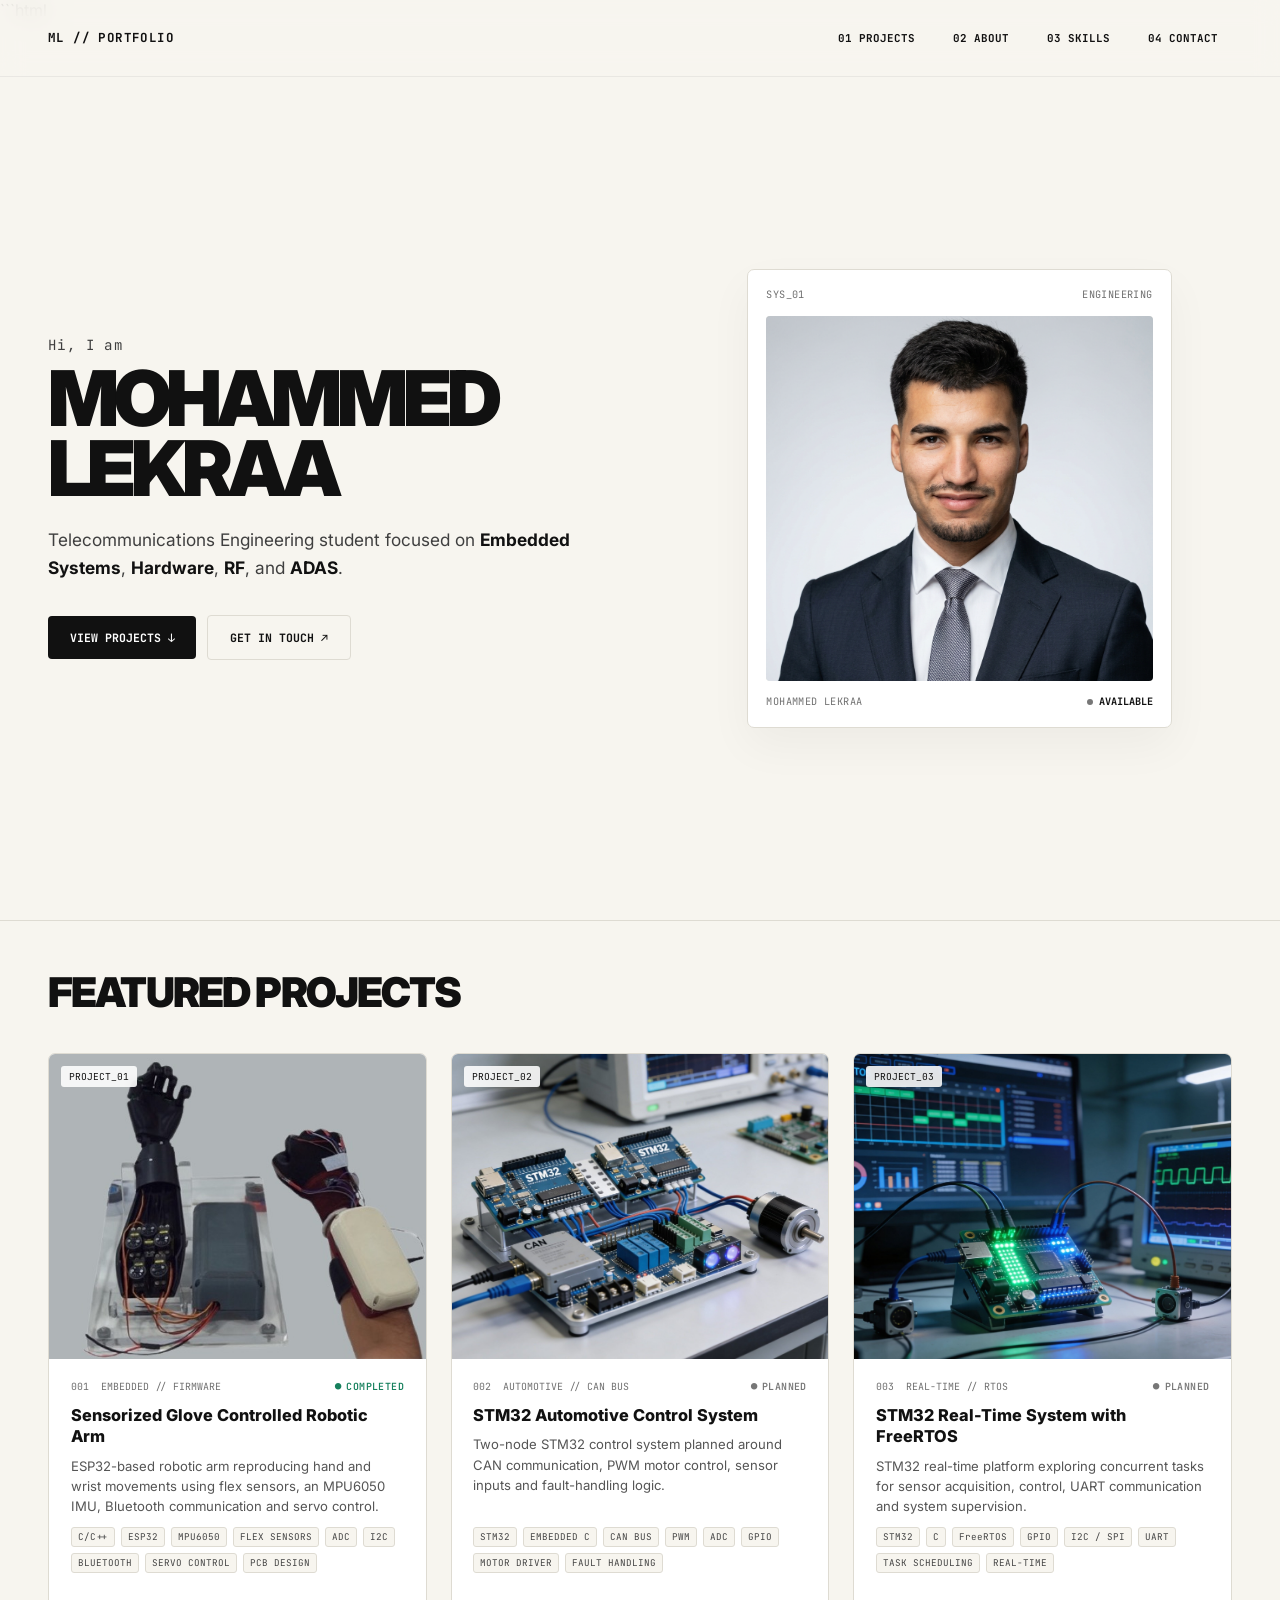
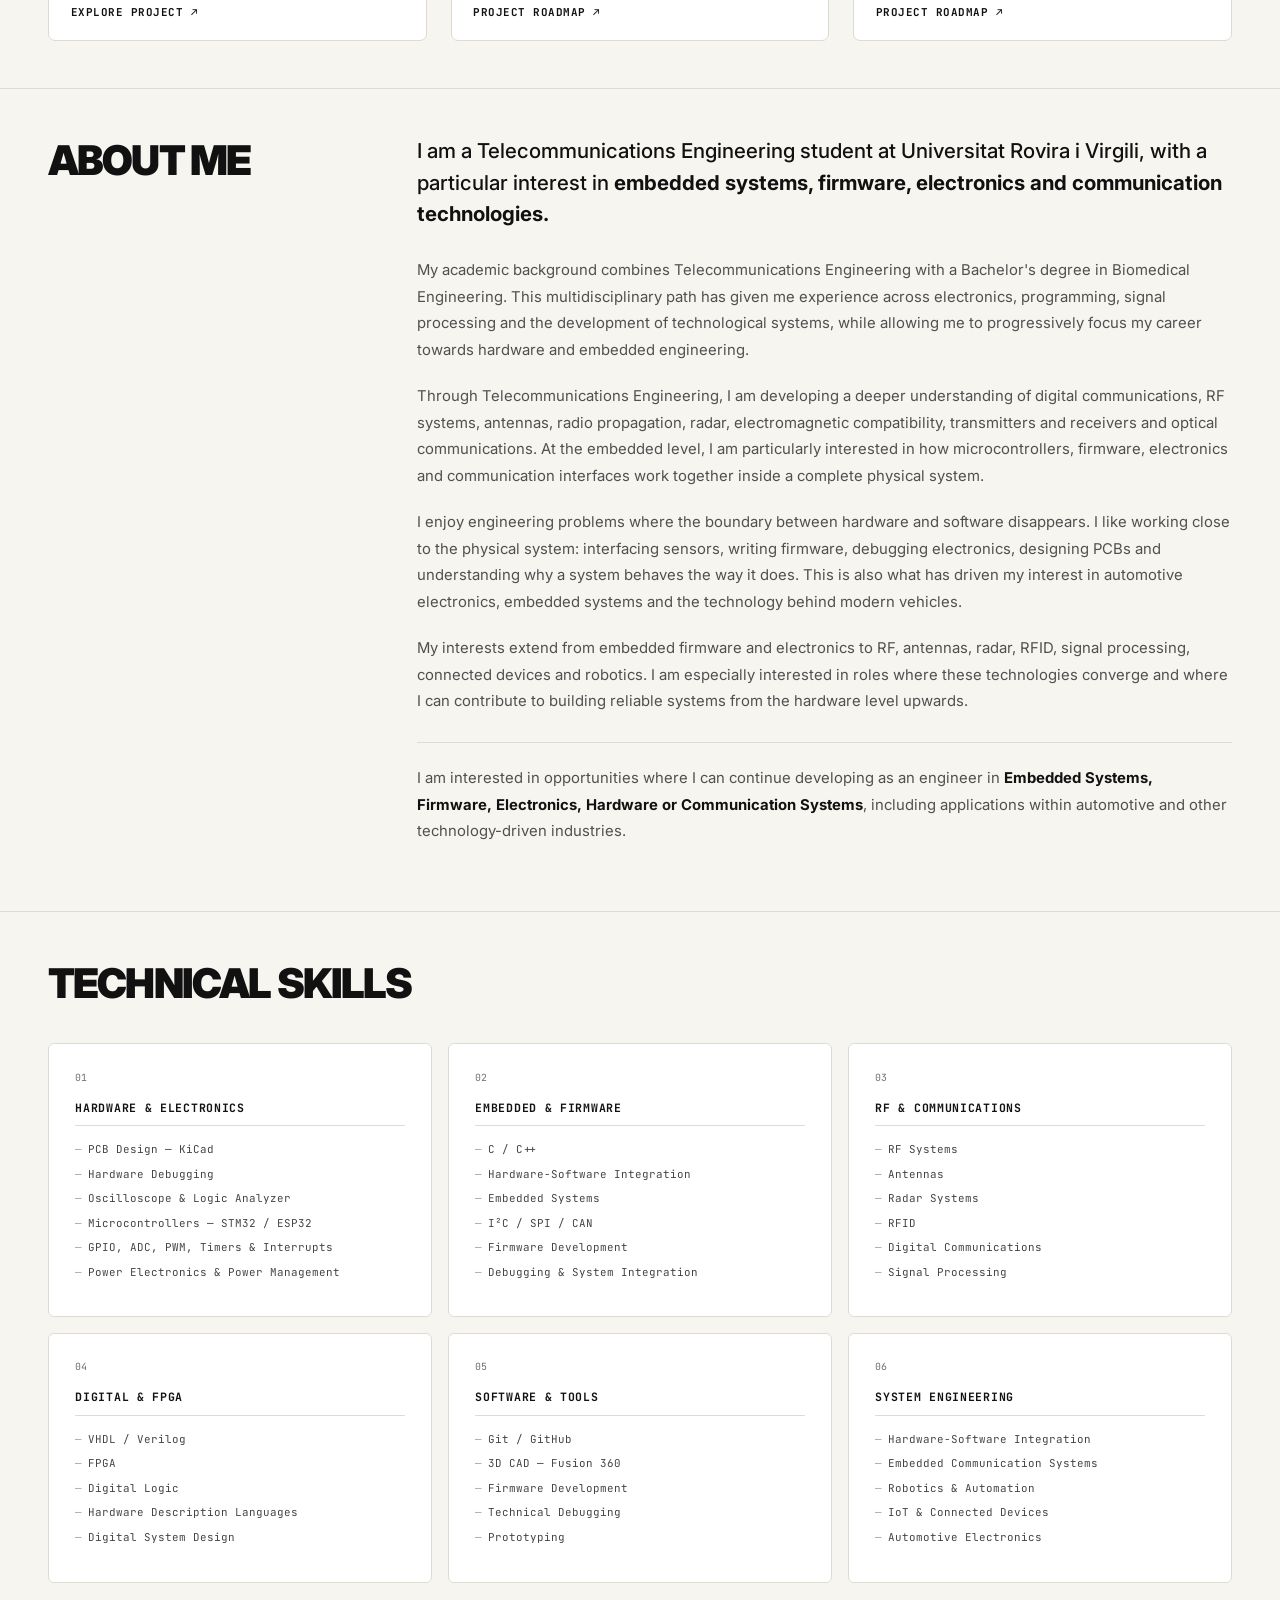
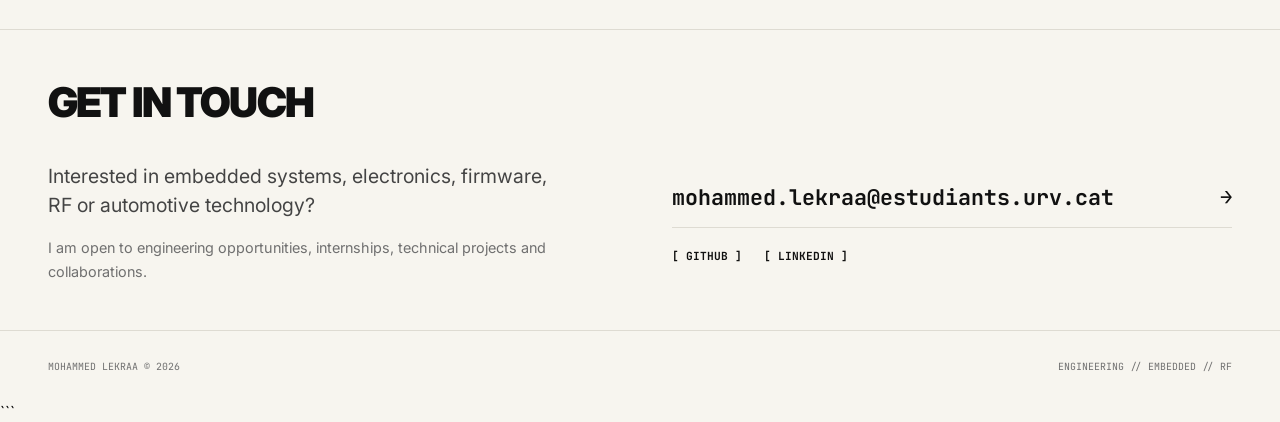
<file: index.html>
```html
<!DOCTYPE html>
<html lang="en">
<head>
  <meta charset="UTF-8">
  <meta name="viewport" content="width=device-width, initial-scale=1.0">

  <title>Mohammed Lekraa // Embedded & Electronics Engineering</title>

  <meta
    name="description"
    content="Mohammed Lekraa — Telecommunications and Biomedical Engineering student focused on embedded systems, firmware, electronics, RF and automotive technologies."
  >

  <link rel="stylesheet" href="styles.css">

  <link rel="preconnect" href="https://fonts.googleapis.com">
  <link rel="preconnect" href="https://fonts.gstatic.com" crossorigin>

  <link
    href="https://fonts.googleapis.com/css2?family=Inter:wght@400;500;600;700;800;900&family=JetBrains+Mono:wght@400;500;700&display=swap"
    rel="stylesheet"
  >

  <!-- COMPACT PROJECT CARDS & STATUS -->
  <style>
    .project-meta {
      display: flex;
      align-items: center;
      flex-wrap: wrap;
      gap: 8px 12px;
      width: 100%;
    }

    .project-state {
      display: inline-flex;
      align-items: center;
      gap: 5px;
      margin-left: auto;
      font-family: "JetBrains Mono", monospace;
      font-size: 0.62rem;
      font-weight: 600;
      letter-spacing: 0.04em;
      line-height: 1.2;
      white-space: nowrap;
      flex-shrink: 0;
    }

    .project-state .state-dot {
      font-size: 0.65rem;
    }

    .project-state.completed {
      color: #16805d;
    }

    .project-state.in-progress {
      color: #2369c8;
    }

    .project-state.planned {
      color: #777;
    }

    .project-info {
      display: flex;
      flex-direction: column;
      align-items: flex-start;
    }

    /* Reduce vertical space inside each card */
    .project-info .project-tags {
      margin-top: 10px;
      gap: 6px;
    }

    .project-info .project-link {
      margin-top: 12px;
    }

    .project-info .project-title {
      margin-bottom: 8px;
    }

    .project-info .project-desc {
      margin-bottom: 0;
    }

    .project-card a:focus-visible {
      outline: 2px solid currentColor;
      outline-offset: 4px;
    }

    @media (max-width: 480px) {
      .project-meta {
        gap: 7px 9px;
      }

      .project-state {
        font-size: 0.58rem;
      }
    }

    @media (prefers-reduced-motion: reduce) {
      .project-state {
        transition: none;
      }
    }
  </style>
</head>

<body>

  <!-- LOADER -->

  <div id="loader">
    <div class="loader-content">
      <div class="loader-text">SYSTEM.INIT // MOHAMMED LEKRAA</div>

      <div class="loader-bar-bg">
        <div class="loader-bar-fill" id="loader-fill"></div>
      </div>

      <div class="loader-percentage" id="loader-counter">0%</div>
    </div>
  </div>


  <!-- NAVIGATION -->

  <nav class="navbar">
    <a href="#home" class="nav-logo">ML // PORTFOLIO</a>

    <div class="nav-links">
      <a href="#projects" class="nav-btn" data-section="projects">
        01 PROJECTS
      </a>

      <a href="#about" class="nav-btn" data-section="about">
        02 ABOUT
      </a>

      <a href="#skills" class="nav-btn" data-section="skills">
        03 SKILLS
      </a>

      <a href="#contact" class="nav-btn" data-section="contact">
        04 CONTACT
      </a>
    </div>
  </nav>


  <main>

    <!-- HERO -->

    <header class="hero" id="home">

      <div class="hero-left">
        <span class="hero-intro">Hi, I am</span>

        <h1 class="hero-title">
          MOHAMMED<br>LEKRAA
        </h1>

        <p class="hero-description">
          Telecommunications Engineering student focused on
          <strong>Embedded Systems</strong>,
          <strong>Hardware</strong>,
          <strong>RF</strong>,
          and <strong>ADAS</strong>.
        </p>

        <div class="hero-actions">
          <a href="#projects" class="btn-primary">
            VIEW PROJECTS ↓
          </a>

          <a href="#contact" class="btn-secondary">
            GET IN TOUCH ↗
          </a>
        </div>
      </div>


      <div class="hero-right">
        <div class="portrait-card" id="tilt-card">

          <div class="card-header">
            <span class="mono-label">SYS_01</span>
            <span class="mono-label">ENGINEERING</span>
          </div>

          <div class="card-image-container">
            <img
              src="FotoTrajeNegro.png"
              alt="Portrait of Mohammed Lekraa"
              class="card-img"
            >
          </div>

          <div class="card-footer">
            <span class="mono-label">MOHAMMED LEKRAA</span>

            <span class="status-indicator">
              <span class="dot"></span>
              AVAILABLE
            </span>
          </div>

        </div>
      </div>

    </header>


    <!-- PROJECTS -->

    <section id="projects" class="section reveal">

      <div class="section-heading">
        <h2 class="section-title">FEATURED PROJECTS</h2>
      </div>

      <div class="projects-grid">


        <!-- PROJECT 01: COMPLETED -->

        <article class="project-card">

          <a
            href="project/index.html"
            style="text-decoration: none; color: inherit; display: block; height: 100%;"
            aria-label="Explore the completed sensorized glove controlled robotic arm project"
          >

            <div class="project-img-wrapper">

              <span class="project-tag-top">PROJECT_01</span>

              <div class="view-overlay">
                <span>VIEW PROJECT &gt;</span>
              </div>

              <img
                src="Brazo3.jpg"
                alt="Robotic arm controlled by a sensorized glove"
                loading="lazy"
              >

            </div>


            <div class="project-info">

              <div class="project-meta">
                <span class="project-num">001</span>
                <span class="project-cat">EMBEDDED // FIRMWARE</span>

                <span class="project-state completed">
                  <span class="state-dot" aria-hidden="true">●</span>
                  COMPLETED
                </span>
              </div>

              <h3 class="project-title">
                Sensorized Glove Controlled Robotic Arm
              </h3>

              <p class="project-desc">
                ESP32-based robotic arm reproducing hand and wrist movements
                using flex sensors, an MPU6050 IMU, Bluetooth communication
                and servo control.
              </p>

              <div class="project-tags">
                <span>C/C++</span>
                <span>ESP32</span>
                <span>MPU6050</span>
                <span>FLEX SENSORS</span>
                <span>ADC</span>
                <span>I2C</span>
                <span>BLUETOOTH</span>
                <span>SERVO CONTROL</span>
                <span>PCB DESIGN</span>
              </div>

              <span class="project-link">
                EXPLORE PROJECT ↗
              </span>

            </div>

          </a>

        </article>


        <!-- PROJECT 02: PLANNED -->

        <article class="project-card">

          <div class="project-img-wrapper">

            <span class="project-tag-top">PROJECT_02</span>

            <div class="view-overlay">
              <span>FUTURE PROJECT</span>
            </div>

            <img
              src="STM32_CAN.jpeg"
              alt="Conceptual STM32 automotive control system with CAN communication and motor control electronics"
              loading="lazy"
            >

          </div>


          <div class="project-info">

            <div class="project-meta">
              <span class="project-num">002</span>
              <span class="project-cat">AUTOMOTIVE // CAN BUS</span>

              <span class="project-state planned">
                <span class="state-dot" aria-hidden="true">●</span>
                PLANNED
              </span>
            </div>

            <h3 class="project-title">
              STM32 Automotive Control System
            </h3>

            <p class="project-desc">
              Two-node STM32 control system planned around CAN communication,
              PWM motor control, sensor inputs and fault-handling logic.
            </p>

            <div class="project-tags">
              <span>STM32</span>
              <span>EMBEDDED C</span>
              <span>CAN BUS</span>
              <span>PWM</span>
              <span>ADC</span>
              <span>GPIO</span>
              <span>MOTOR DRIVER</span>
              <span>FAULT HANDLING</span>
            </div>

            <span class="project-link">
              PROJECT ROADMAP ↗
            </span>

          </div>

        </article>


        <!-- PROJECT 03: PLANNED -->

        <article class="project-card">

          <div class="project-img-wrapper">

            <span class="project-tag-top">PROJECT_03</span>

            <div class="view-overlay">
              <span>FUTURE PROJECT</span>
            </div>

            <img
              src="STM32_FreeRTOS.jpeg"
              alt="Conceptual STM32 real-time embedded system with sensor interfaces and debugging equipment"
              loading="lazy"
            >

          </div>


          <div class="project-info">

            <div class="project-meta">
              <span class="project-num">003</span>
              <span class="project-cat">REAL-TIME // RTOS</span>

              <span class="project-state planned">
                <span class="state-dot" aria-hidden="true">●</span>
                PLANNED
              </span>
            </div>

            <h3 class="project-title">
              STM32 Real-Time System with FreeRTOS
            </h3>

            <p class="project-desc">
              STM32 real-time platform exploring concurrent tasks for sensor
              acquisition, control, UART communication and system supervision.
            </p>

            <div class="project-tags">
              <span>STM32</span>
              <span>C</span>
              <span>FreeRTOS</span>
              <span>GPIO</span>
              <span>I2C / SPI</span>
              <span>UART</span>
              <span>TASK SCHEDULING</span>
              <span>REAL-TIME</span>
            </div>

            <span class="project-link">
              PROJECT ROADMAP ↗
            </span>

          </div>

        </article>


      </div>

    </section>


    <!-- ABOUT -->

    <section id="about" class="section reveal">

      <div class="about-grid">

        <div class="about-left">
          <h2 class="section-title">ABOUT ME</h2>
        </div>

        <div class="about-right">

          <p class="about-lead">
            I am a Telecommunications Engineering student at
            Universitat Rovira i Virgili, with a particular interest in
            <strong>embedded systems, firmware, electronics and communication technologies.</strong>
          </p>

          <p class="about-body">
            My academic background combines Telecommunications Engineering
            with a Bachelor's degree in Biomedical Engineering. This
            multidisciplinary path has given me experience across electronics,
            programming, signal processing and the development of technological
            systems, while allowing me to progressively focus my career towards
            hardware and embedded engineering.
          </p>

          <p class="about-body">
            Through Telecommunications Engineering, I am developing a deeper
            understanding of digital communications, RF systems, antennas,
            radio propagation, radar, electromagnetic compatibility,
            transmitters and receivers and optical communications. At the
            embedded level, I am particularly interested in how microcontrollers,
            firmware, electronics and communication interfaces work together
            inside a complete physical system.
          </p>

          <p class="about-body">
            I enjoy engineering problems where the boundary between hardware
            and software disappears. I like working close to the physical
            system: interfacing sensors, writing firmware, debugging electronics,
            designing PCBs and understanding why a system behaves the way it does.
            This is also what has driven my interest in automotive electronics,
            embedded systems and the technology behind modern vehicles.
          </p>

          <p class="about-body">
            My interests extend from embedded firmware and electronics to
            RF, antennas, radar, RFID, signal processing, connected devices
            and robotics. I am especially interested in roles where these
            technologies converge and where I can contribute to building
            reliable systems from the hardware level upwards.
          </p>

          <p class="about-body about-final">
            I am interested in opportunities where I can continue developing
            as an engineer in <strong>Embedded Systems, Firmware, Electronics,
            Hardware or Communication Systems</strong>, including applications
            within automotive and other technology-driven industries.
          </p>

        </div>

      </div>

    </section>


    <!-- SKILLS -->

    <section id="skills" class="section reveal">

      <h2 class="section-title">TECHNICAL SKILLS</h2>

      <div class="skills-grid">


        <!-- HARDWARE -->

        <div class="skill-card">
          <div class="skill-index">01</div>
          <h3>HARDWARE & ELECTRONICS</h3>

          <ul>
            <li>PCB Design — KiCad</li>
            <li>Hardware Debugging</li>
            <li>Oscilloscope & Logic Analyzer</li>
            <li>Microcontrollers — STM32 / ESP32</li>
            <li>GPIO, ADC, PWM, Timers & Interrupts</li>
            <li>Power Electronics & Power Management</li>
          </ul>
        </div>


        <!-- EMBEDDED -->

        <div class="skill-card">
          <div class="skill-index">02</div>
          <h3>EMBEDDED & FIRMWARE</h3>

          <ul>
            <li>C / C++</li>
            <li>Hardware-Software Integration</li>
            <li>Embedded Systems</li>
            <li>I²C / SPI / CAN</li>
            <li>Firmware Development</li>
            <li>Debugging & System Integration</li>
          </ul>
        </div>


        <!-- COMMUNICATIONS -->

        <div class="skill-card">
          <div class="skill-index">03</div>
          <h3>RF & COMMUNICATIONS</h3>

          <ul>
            <li>RF Systems</li>
            <li>Antennas</li>
            <li>Radar Systems</li>
            <li>RFID</li>
            <li>Digital Communications</li>
            <li>Signal Processing</li>
          </ul>
        </div>


        <!-- DIGITAL -->

        <div class="skill-card">
          <div class="skill-index">04</div>
          <h3>DIGITAL & FPGA</h3>

          <ul>
            <li>VHDL / Verilog</li>
            <li>FPGA</li>
            <li>Digital Logic</li>
            <li>Hardware Description Languages</li>
            <li>Digital System Design</li>
          </ul>
        </div>


        <!-- SOFTWARE -->

        <div class="skill-card">
          <div class="skill-index">05</div>
          <h3>SOFTWARE & TOOLS</h3>

          <ul>
            <li>Git / GitHub</li>
            <li>3D CAD — Fusion 360</li>
            <li>Firmware Development</li>
            <li>Technical Debugging</li>
            <li>Prototyping</li>
          </ul>
        </div>


        <!-- SYSTEMS -->

        <div class="skill-card">
          <div class="skill-index">06</div>
          <h3>SYSTEM ENGINEERING</h3>

          <ul>
            <li>Hardware-Software Integration</li>
            <li>Embedded Communication Systems</li>
            <li>Robotics & Automation</li>
            <li>IoT & Connected Devices</li>
            <li>Automotive Electronics</li>
          </ul>
        </div>


      </div>

    </section>


    <!-- CONTACT -->

    <section id="contact" class="section reveal">

      <h2 class="section-title">GET IN TOUCH</h2>

      <div class="contact-grid">

        <div class="contact-text">

          <p>
            Interested in embedded systems, electronics, firmware,
            RF or automotive technology?
          </p>

          <p class="contact-subtext">
            I am open to engineering opportunities, internships,
            technical projects and collaborations.
          </p>

        </div>


        <div class="contact-links">

          <a
            href="mailto:mohammed.lekraa@estudiants.urv.cat"
            class="email-link"
          >
            mohammed.lekraa@estudiants.urv.cat
            <span class="arrow">→</span>
          </a>

          <div class="social-links">

            <a
              href="https://github.com/MohammedLekraa"
              target="_blank"
              rel="noopener noreferrer"
            >
              [ GITHUB ]
            </a>

            <a
              href="https://www.linkedin.com/in/mohammed-lekraa-bouakka-b15803392"
              target="_blank"
              rel="noopener noreferrer"
            >
              [ LINKEDIN ]
            </a>

          </div>

        </div>

      </div>

    </section>

  </main>


  <!-- FOOTER -->

  <footer class="footer">
    <span>MOHAMMED LEKRAA © 2026</span>
    <span>ENGINEERING // EMBEDDED // RF</span>
  </footer>


  <script src="script.js"></script>

</body>
</html>
```
</file>
<file: styles.css>
/* =========================================
   VARIABLES
========================================= */

:root {
  --bg-color: #f7f5ef;
  --panel-bg: #ffffff;

  --text-main: #111111;
  --text-secondary: #3f3f3f;
  --text-muted: #707070;

  --border-color: #dedbd2;

  --accent: #b5a98f;
  --accent-light: #ece7dc;

  --font-sans: 'Inter', -apple-system, BlinkMacSystemFont, sans-serif;
  --font-mono: 'JetBrains Mono', monospace;
}


/* =========================================
   RESET
========================================= */

* {
  box-sizing: border-box;
  margin: 0;
  padding: 0;
}

html {
  scroll-behavior: smooth;
  background: var(--bg-color);
  color: var(--text-main);
}

body {
  font-family: var(--font-sans);
  background: var(--bg-color);
  overflow-x: hidden;
}

a {
  color: inherit;
}

::selection {
  background: var(--text-main);
  color: var(--bg-color);
}


/* =========================================
   LOADER
========================================= */

#loader {
  position: fixed;
  inset: 0;

  width: 100%;
  height: 100vh;

  background: var(--bg-color);

  display: flex;
  align-items: center;
  justify-content: center;

  z-index: 9999;

  transition:
    opacity 0.55s ease,
    visibility 0.55s ease;
}

#loader.hidden {
  opacity: 0;
  visibility: hidden;
}

.loader-content {
  width: min(320px, 80vw);
  text-align: center;
  font-family: var(--font-mono);
}

.loader-text {
  font-size: 0.68rem;
  letter-spacing: 1.2px;
  margin-bottom: 13px;
}

.loader-bar-bg {
  width: 100%;
  height: 2px;
  background: var(--border-color);
  overflow: hidden;
}

.loader-bar-fill {
  width: 0;
  height: 100%;
  background: var(--text-main);
}

.loader-percentage {
  margin-top: 8px;
  font-size: 0.65rem;
  color: var(--text-muted);
}


/* =========================================
   NAVBAR
========================================= */

.navbar {
  position: fixed;

  top: 0;
  left: 0;

  width: 100%;

  padding: 1.35rem 3rem;

  display: flex;
  justify-content: space-between;
  align-items: center;

  background: rgba(247, 245, 239, 0.88);
  backdrop-filter: blur(12px);
  -webkit-backdrop-filter: blur(12px);

  border-bottom: 1px solid rgba(17, 17, 17, 0.06);

  z-index: 1000;
}

.nav-logo {
  font-family: var(--font-mono);
  font-size: 0.78rem;
  font-weight: 700;

  letter-spacing: 1.4px;

  text-decoration: none;

  transition: opacity 0.2s ease;
}

.nav-logo:hover {
  opacity: 0.6;
}

.nav-links {
  display: flex;
  gap: 0.65rem;
}

.nav-btn {
  position: relative;

  font-family: var(--font-mono);
  font-size: 0.68rem;
  font-weight: 700;

  text-decoration: none;

  padding: 0.52rem 0.8rem;

  border: 1px solid transparent;
  border-radius: 5px;

  transition:
    background 0.2s ease,
    border-color 0.2s ease,
    color 0.2s ease;
}

.nav-btn:hover {
  background: var(--panel-bg);
  border-color: var(--border-color);
}

.nav-btn.active {
  background: var(--text-main);
  color: #ffffff;
  border-color: var(--text-main);
}


/* =========================================
   HERO
========================================= */

.hero {
  min-height: 100vh;

  max-width: 1400px;

  margin: 0 auto;

  padding:
    7.5rem
    3rem
    4rem;

  display: grid;

  grid-template-columns:
    minmax(0, 1fr)
    minmax(0, 0.95fr);

  align-items: center;

  gap: 4rem;
}

.hero-left {
  display: flex;
  flex-direction: column;
  align-items: flex-start;
}

.hero-intro {
  font-family: var(--font-mono);

  font-size: 0.88rem;

  color: var(--text-secondary);

  letter-spacing: 1.4px;

  margin-bottom: 0.65rem;
}

.hero-title {
  font-size: clamp(3.7rem, 6vw, 5.7rem);

  font-weight: 900;

  line-height: 0.9;

  letter-spacing: -0.065em;

  margin-bottom: 1.45rem;
}

.hero-description {
  max-width: 535px;

  font-size: 1.08rem;

  line-height: 1.65;

  color: var(--text-secondary);

  margin-bottom: 2rem;
}

.hero-description strong {
  color: var(--text-main);
  font-weight: 700;
}

.hero-actions {
  display: flex;
  align-items: center;
  gap: 0.7rem;
}

.btn-primary,
.btn-secondary {
  font-family: var(--font-mono);

  font-size: 0.72rem;
  font-weight: 700;

  text-decoration: none;

  padding: 0.88rem 1.35rem;

  border-radius: 4px;

  transition:
    transform 0.2s ease,
    background 0.2s ease,
    border-color 0.2s ease;
}

.btn-primary {
  color: #ffffff;
  background: var(--text-main);
}

.btn-primary:hover {
  transform: translateY(-2px);
  background: #292929;
}

.btn-secondary {
  color: var(--text-main);
  background: transparent;
  border: 1px solid var(--border-color);
}

.btn-secondary:hover {
  transform: translateY(-2px);
  background: var(--panel-bg);
  border-color: #aaa69c;
}


/* =========================================
   HERO CARD
========================================= */

.hero-right {
  display: flex;
  justify-content: center;
}

.portrait-card {
  width: 100%;
  max-width: 425px;

  padding: 1.15rem;

  background: var(--panel-bg);

  border: 1px solid var(--border-color);

  border-radius: 7px;

  box-shadow:
    0 18px 45px rgba(0, 0, 0, 0.045);

  transform-style: preserve-3d;

  transition: transform 0.12s ease-out;
}

.card-header,
.card-footer {
  display: flex;
  justify-content: space-between;
  align-items: center;
}

.mono-label {
  font-family: var(--font-mono);

  font-size: 0.64rem;

  color: var(--text-muted);

  letter-spacing: 0.4px;
}

.card-image-container {
  width: 100%;
  height: 365px;

  margin: 0.9rem 0;

  overflow: hidden;

  border-radius: 4px;

  background: #e9e7e1;
}

.card-img {
  width: 100%;
  height: 100%;

  object-fit: cover;

  filter: grayscale(0%);

  transition:
    transform 0.7s cubic-bezier(0.16, 1, 0.3, 1),
    filter 0.7s ease;
}

.portrait-card:hover .card-img {
  transform: scale(1.035);
  filter: grayscale(0%);
}

.status-indicator {
  display: flex;
  align-items: center;
  gap: 6px;

  font-family: var(--font-mono);

  font-size: 0.64rem;
  font-weight: 700;
}

.status-indicator .dot {
  width: 6px;
  height: 6px;

  border-radius: 50%;

  background: #777;
}


/* =========================================
   SECTIONS
========================================= */

.section {
  max-width: 1400px;

  margin: 0 auto;

  padding:
    2.9rem
    3rem;

  border-top: 1px solid var(--border-color);
}

.section-title {
  font-size: clamp(2rem, 3.2vw, 2.6rem);

  font-weight: 900;

  letter-spacing: -0.045em;

  margin-bottom: 2.2rem;
}


/* =========================================
   PROJECTS
========================================= */

.projects-grid {
  display: grid;

  grid-template-columns:
    repeat(3, minmax(0, 1fr));

  gap: 1.5rem;
}

.project-card {
  min-width: 0;

  background: var(--panel-bg);

  border: 1px solid var(--border-color);

  border-radius: 7px;

  overflow: hidden;

  display: flex;
  flex-direction: column;
  min-height: 500px;
  transition:
    transform 0.35s cubic-bezier(0.16, 1, 0.3, 1),
    border-color 0.3s ease,
    box-shadow 0.3s ease;
}

.project-card:hover {
  transform: translateY(-7px);

  border-color: #b7b2a7;

  box-shadow:
    0 18px 35px rgba(0, 0, 0, 0.075);
}

.project-img-wrapper {
  position: relative;

  width: 100%;
  height: 305px;

  overflow: hidden;
}

.project-img-wrapper img {
  width: 100%;
  height: 100%;

  object-fit: cover;

  filter: grayscale(0%);

  transition:
    transform 0.55s cubic-bezier(0.16, 1, 0.3, 1),
    filter 0.4s ease;
}

.project-card:hover .project-img-wrapper img {
  transform: scale(1.07);
  filter: grayscale(0%);
}

.project-tag-top {
  position: absolute;

  top: 12px;
  left: 12px;

  z-index: 3;

  padding: 4px 8px;

  background: rgba(255, 255, 255, 0.88);

  color: var(--text-main);

  border-radius: 3px;

  font-family: var(--font-mono);

  font-size: 0.6rem;

  backdrop-filter: blur(5px);
}

.view-overlay {
  position: absolute;

  inset: 0;

  z-index: 2;

  display: flex;
  align-items: center;
  justify-content: center;

  background: rgba(17, 17, 17, 0.48);

  opacity: 0;

  transition: opacity 0.3s ease;
}

.project-card:hover .view-overlay {
  opacity: 1;
}

.view-overlay span {
  padding: 8px 14px;

  background: #111111;
  color: #ffffff;

  font-family: var(--font-mono);

  font-size: 0.68rem;
  font-weight: 700;

  letter-spacing: 0.7px;
}

.project-info {
  padding: 1.35rem;

  display: flex;
  flex-direction: column;

  flex-grow: 1;
}

.project-meta {
  display: flex;
  justify-content: space-between;

  gap: 1rem;

  margin-bottom: 0.75rem;

  font-family: var(--font-mono);

  font-size: 0.62rem;

  color: var(--text-muted);
}

.project-cat {
  text-align: right;
}

.project-title {
  font-size: 1.02rem;

  line-height: 1.3;

  font-weight: 800;

  margin-bottom: 0.7rem;
}

.project-desc {
  font-size: 0.82rem;

  line-height: 1.55;

  color: #555;

  margin-bottom: 1.25rem;

  flex-grow: 1;
}

.project-tags {
  display: flex;

  flex-wrap: wrap;

  gap: 0.35rem;

  margin-bottom: 1.25rem;
}

.project-tags span {
  padding: 3px 6px;

  border: 1px solid var(--border-color);

  border-radius: 3px;

  background: var(--bg-color);

  font-family: var(--font-mono);

  font-size: 0.58rem;

  color: #444;
}

.project-link {
  font-family: var(--font-mono);

  font-size: 0.68rem;

  font-weight: 700;

  text-decoration: none;

  letter-spacing: 0.5px;

  transition: opacity 0.2s ease;
}

.project-link:hover {
  opacity: 0.55;
}


/* =========================================
   ABOUT
========================================= */

.about-grid {
  display: grid;

  grid-template-columns:
    minmax(220px, 0.75fr)
    minmax(0, 2fr);

  gap: 4rem;
}

.about-left .section-title {
  margin-bottom: 0;
}

.about-right {
  max-width: 850px;
}

.about-lead {
  font-size: 1.28rem;

  line-height: 1.55;

  font-weight: 500;

  margin-bottom: 1.7rem;
}

.about-body {
  font-size: 0.93rem;

  line-height: 1.78;

  color: #505050;

  margin-bottom: 1.25rem;
}

.about-body strong,
.about-lead strong {
  color: var(--text-main);
  font-weight: 700;
}

.about-final {
  margin-top: 1.7rem;

  padding-top: 1.4rem;

  border-top: 1px solid var(--border-color);
}


/* =========================================
   SKILLS
========================================= */

.skills-grid {
  display: grid;

  grid-template-columns:
    repeat(3, minmax(0, 1fr));

  gap: 1rem;
}

.skill-card {
  position: relative;

  min-height: 250px;

  padding: 1.65rem;

  background: var(--panel-bg);

  border: 1px solid var(--border-color);

  border-radius: 6px;

  transition:
    transform 0.25s ease,
    border-color 0.25s ease,
    box-shadow 0.25s ease;
}

.skill-card:hover {
  transform: translateY(-4px);

  border-color: #bdb8ae;

  box-shadow:
    0 12px 25px rgba(0, 0, 0, 0.045);
}

.skill-index {
  margin-bottom: 1rem;

  font-family: var(--font-mono);

  font-size: 0.62rem;

  color: var(--text-muted);
}

.skill-card h3 {
  padding-bottom: 0.65rem;

  margin-bottom: 1rem;

  border-bottom: 1px solid var(--border-color);

  font-family: var(--font-mono);

  font-size: 0.72rem;

  letter-spacing: 0.7px;
}

.skill-card ul {
  list-style: none;
}

.skill-card li {
  position: relative;

  padding-left: 13px;

  margin-bottom: 0.55rem;

  font-family: var(--font-mono);

  font-size: 0.68rem;

  line-height: 1.45;

  color: #444;
}

.skill-card li::before {
  content: "—";

  position: absolute;

  left: 0;

  color: #aaa59a;
}


/* =========================================
   CONTACT
========================================= */

.contact-grid {
  display: grid;

  grid-template-columns:
    1fr
    1fr;

  gap: 4rem;

  align-items: center;
}

.contact-text p {
  max-width: 500px;

  font-size: 1.22rem;

  line-height: 1.5;

  color: #444;
}

.contact-text .contact-subtext {
  margin-top: 1rem;

  font-size: 0.9rem;

  line-height: 1.65;

  color: var(--text-muted);
}

.email-link {
  display: flex;

  align-items: center;
  justify-content: space-between;

  gap: 1rem;

  padding-bottom: 1rem;

  margin-bottom: 1.35rem;

  border-bottom: 1px solid var(--border-color);

  font-family: var(--font-mono);

  font-size: clamp(1rem, 2vw, 1.35rem);

  font-weight: 700;

  text-decoration: none;

  transition: opacity 0.2s ease;
}

.email-link:hover {
  opacity: 0.55;
}

.arrow {
  font-size: 1.3rem;
}

.social-links {
  display: flex;
  gap: 1.4rem;
}

.social-links a {
  font-family: var(--font-mono);

  font-size: 0.7rem;

  font-weight: 700;

  text-decoration: none;
}

.social-links a:hover {
  text-decoration: underline;
}


/* =========================================
   FOOTER
========================================= */

.footer {
  padding: 1.8rem 3rem;

  border-top: 1px solid var(--border-color);

  display: flex;
  justify-content: space-between;
  gap: 2rem;

  font-family: var(--font-mono);

  font-size: 0.62rem;

  color: var(--text-muted);
}


/* =========================================
   SCROLL REVEAL
========================================= */

.reveal {
  opacity: 0;

  transform: translateY(24px);

  transition:
    opacity 0.7s ease,
    transform 0.7s cubic-bezier(0.16, 1, 0.3, 1);
}

.reveal.active {
  opacity: 1;

  transform: translateY(0);
}


/* =========================================
   RESPONSIVE
========================================= */

@media (max-width: 1100px) {

  .navbar {
    padding: 1.2rem 1.5rem;
  }

  .hero {
    padding-left: 1.8rem;
    padding-right: 1.8rem;
    gap: 2.5rem;
  }

  .section {
    padding-left: 1.8rem;
    padding-right: 1.8rem;
  }

  .projects-grid {
    gap: 1rem;
  }

  .project-info {
    padding: 1.15rem;
  }

  .project-title {
    font-size: 0.95rem;
  }

  .project-desc {
    font-size: 0.77rem;
  }
}


@media (max-width: 900px) {

  .hero {
    min-height: auto;

    padding-top: 9rem;
    padding-bottom: 5rem;

    grid-template-columns: 1fr;

    gap: 3.5rem;
  }

  .hero-left {
    max-width: 650px;
  }

  .hero-right {
    justify-content: flex-start;
  }

  .portrait-card {
    max-width: 450px;
  }

  .projects-grid {
    grid-template-columns: 1fr;
  }

  .project-img-wrapper {
    height: 240px;
  }

  .about-grid {
    grid-template-columns: 1fr;
    gap: 1rem;
  }

  .skills-grid {
    grid-template-columns: repeat(2, 1fr);
  }

  .contact-grid {
    grid-template-columns: 1fr;
    gap: 2.5rem;
  }
}


@media (max-width: 650px) {

  .navbar {
    padding: 1rem;

    align-items: flex-start;
  }

  .nav-logo {
    font-size: 0.7rem;
    padding-top: 0.45rem;
  }

  .nav-links {
    gap: 0.25rem;
    flex-wrap: wrap;
    justify-content: flex-end;
  }

  .nav-btn {
    padding: 0.42rem 0.5rem;
    font-size: 0.57rem;
  }

  .hero {
    padding:
      8.5rem
      1.2rem
      4rem;
  }

  .hero-title {
    font-size: clamp(3rem, 14vw, 4.5rem);
  }

  .hero-description {
    font-size: 0.95rem;
  }

  .hero-actions {
    width: 100%;
    flex-direction: column;
    align-items: stretch;
  }

  .btn-primary,
  .btn-secondary {
    text-align: center;
  }

  .section {
    padding:
      4rem
      1.2rem;
  }

  .section-title {
    font-size: 1.9rem;
  }

  .project-img-wrapper {
    height: 210px;
  }

  .skills-grid {
    grid-template-columns: 1fr;
  }

  .skill-card {
    min-height: auto;
  }

  .about-lead {
    font-size: 1.1rem;
  }

  .about-body {
    font-size: 0.88rem;
  }

  .footer {
    padding:
      1.5rem 1.2rem;

    flex-direction: column;
  }
}


/* =========================================
   REDUCED MOTION
========================================= */

@media (prefers-reduced-motion: reduce) {

  html {
    scroll-behavior: auto;
  }

  *,
  *::before,
  *::after {
    animation-duration: 0.01ms !important;
    animation-iteration-count: 1 !important;
    transition-duration: 0.01ms !important;
  }

}
</file>
